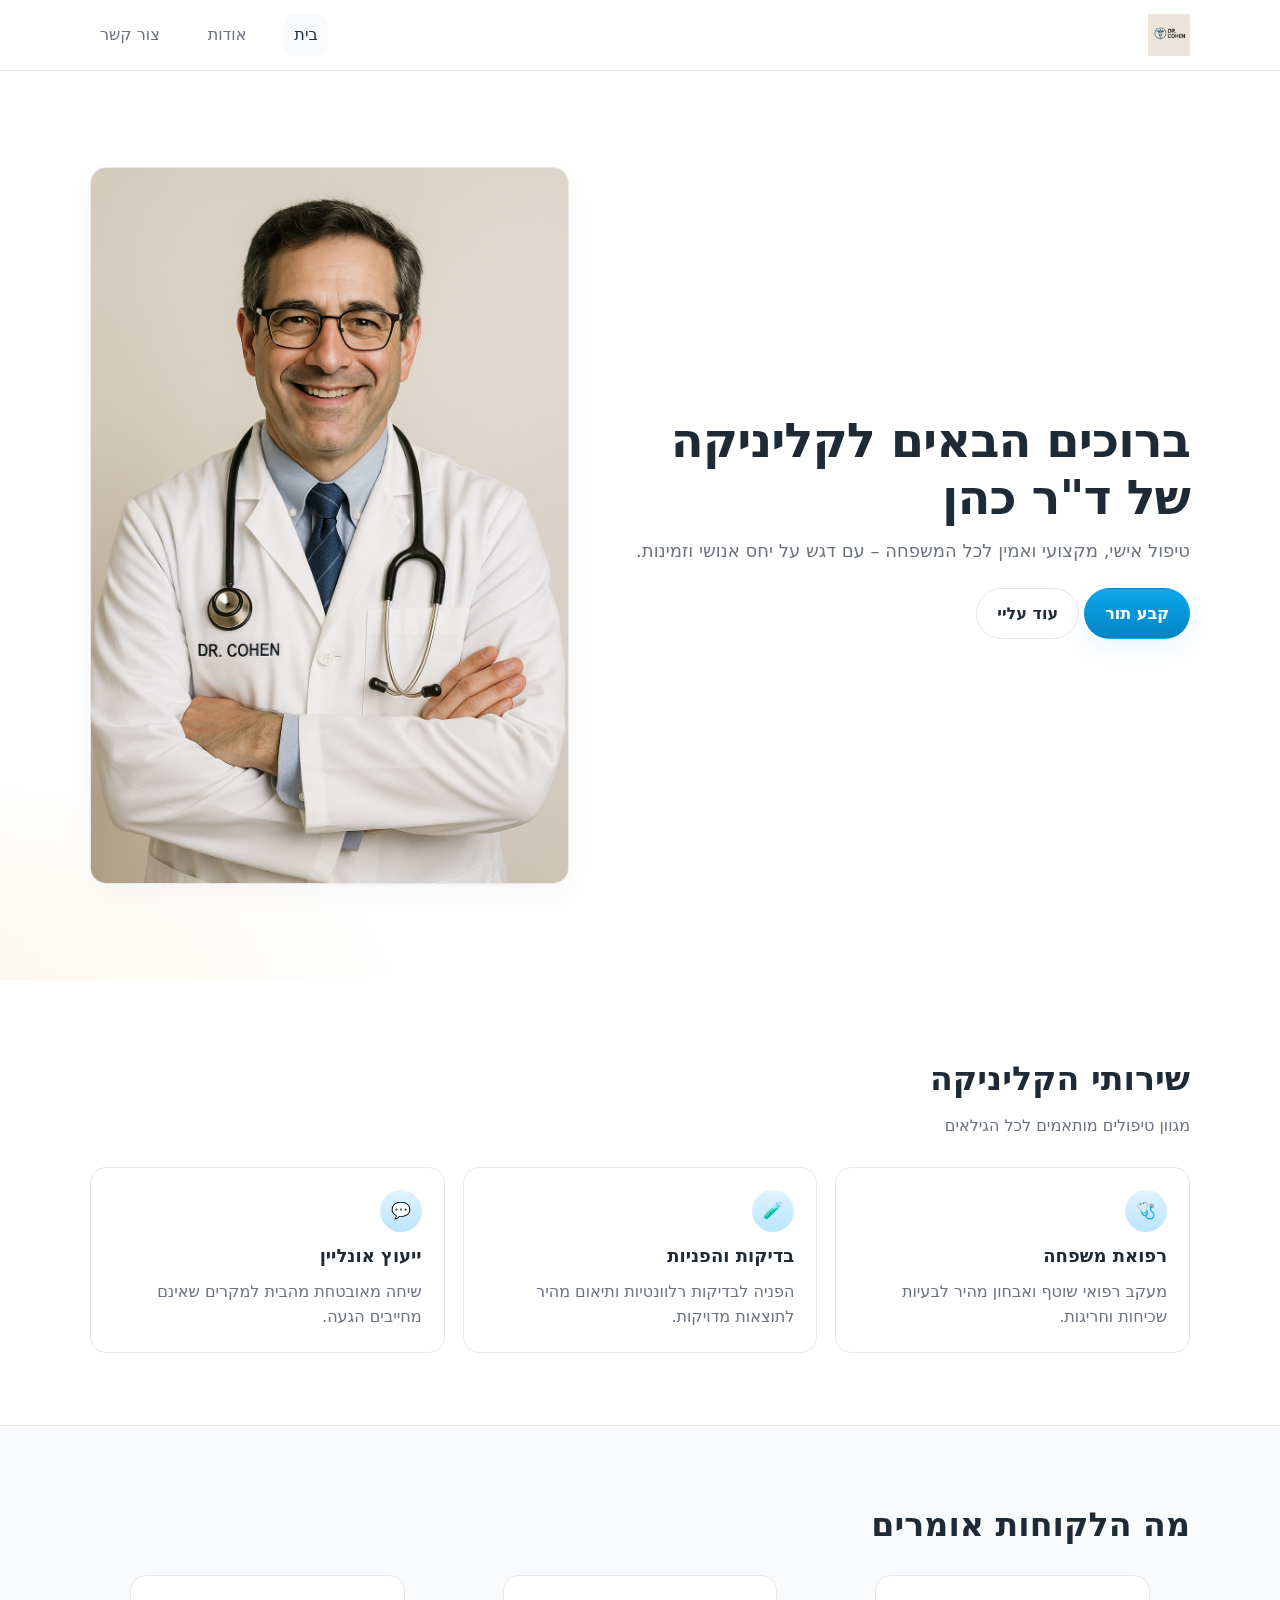
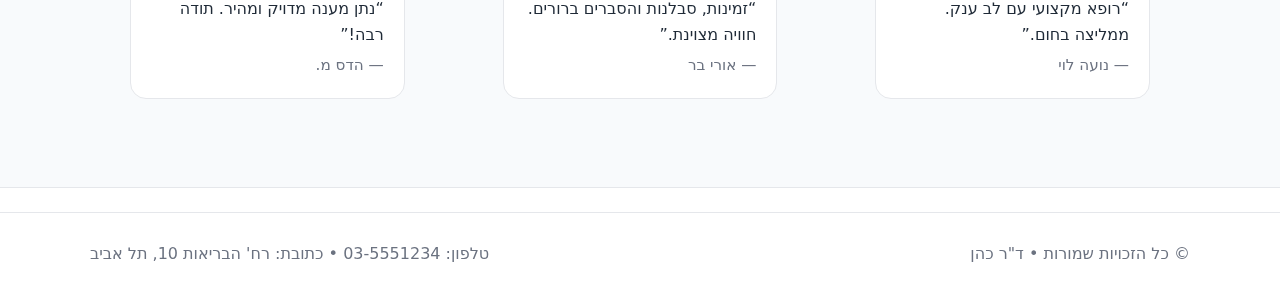
<file: index.html>
<!DOCTYPE html>
<html lang="he" dir="rtl">
<head>
  <meta charset="UTF-8" />
  <meta name="viewport" content="width=device-width, initial-scale=1" />
  <title>ד"ר כהן – רופא משפחה</title>
  <meta name="description" content="קליניקה לרפואת משפחה: טיפול אישי, מקצועי ואמין לכל המשפחה." />
  <link rel="icon" href="assets/images/logo.png" />
  <link rel="stylesheet" href="css/style.css" />
</head>
<body>
  <header>
    <div class="container">
      <nav>
        <a href="index.html" aria-label="בית">
          <img src="assets/images/logo.png" alt="לוגו הקליניקה" class="logo" />
        </a>
        <div class="nav-links">
          <a href="index.html" aria-current="page">בית</a>
          <a href="about.html">אודות</a>
          <a href="contact.html">צור קשר</a>
        </div>
      </nav>
    </div>
  </header>

  <main>
    <section class="hero">
      <div class="container">
        <div>
          <h1 class="hero-title">ברוכים הבאים לקליניקה של ד"ר כהן</h1>
          <p class="hero-sub">טיפול אישי, מקצועי ואמין לכל המשפחה – עם דגש על יחס אנושי וזמינות.</p>
          <a class="btn btn-primary" href="contact.html">קבע תור</a>
          <a class="btn btn-ghost" href="about.html">עוד עליי</a>
        </div>
        <div class="hero-visual">
          <img src="assets/images/doctor.jpg" alt="ד"ר כהן בקליניקה" />
        </div>
      </div>
    </section>

    <section class="section">
      <div class="container">
        <h2 class="section-title">שירותי הקליניקה</h2>
        <p class="section-sub">מגוון טיפולים מותאמים לכל הגילאים</p>

        <div class="cards">
          <article class="card">
            <div class="icon-badge">🩺</div>
            <h3>רפואת משפחה</h3>
            <p>מעקב רפואי שוטף ואבחון מהיר לבעיות שכיחות וחריגות.</p>
          </article>

          <article class="card">
            <div class="icon-badge">🧪</div>
            <h3>בדיקות והפניות</h3>
            <p>הפניה לבדיקות רלוונטיות ותיאום מהיר לתוצאות מדויקות.</p>
          </article>

          <article class="card">
            <div class="icon-badge">💬</div>
            <h3>ייעוץ אונליין</h3>
            <p>שיחה מאובטחת מהבית למקרים שאינם מחייבים הגעה.</p>
          </article>
        </div>
      </div>
    </section>

    <section class="section testimonials">
      <div class="container">
        <h2 class="section-title">מה הלקוחות אומרים</h2>
        <div class="cards">
          <blockquote class="quote">
            <p>“רופא מקצועי עם לב ענק. ממליצה בחום.”</p>
            <div class="name">— נועה לוי</div>
          </blockquote>
          <blockquote class="quote">
            <p>“זמינות, סבלנות והסברים ברורים. חוויה מצוינת.”</p>
            <div class="name">— אורי בר</div>
          </blockquote>
          <blockquote class="quote">
            <p>“נתן מענה מדויק ומהיר. תודה רבה!”</p>
            <div class="name">— הדס מ.</div>
          </blockquote>
        </div>
      </div>
    </section>
  </main>

  <footer>
    <div class="container row">
      <span>© כל הזכויות שמורות • ד"ר כהן</span>
      <span class="muted">טלפון: 03-5551234 • כתובת: רח' הבריאות 10, תל אביב</span>
    </div>
  </footer>

  <script src="js/script.js"></script>
</body>
</html>
</file>
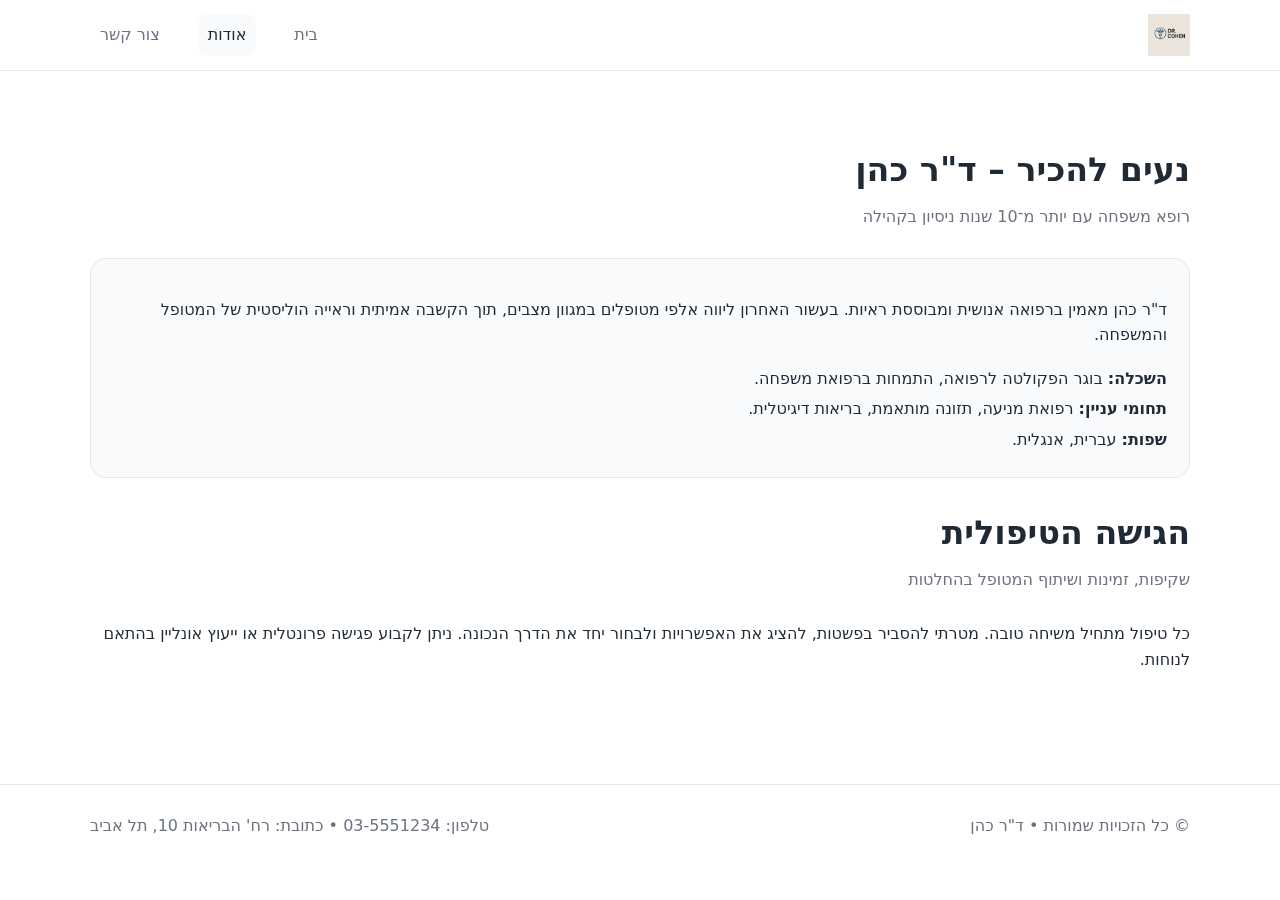
<file: about.html>
<!DOCTYPE html>
<html lang="he" dir="rtl">
<head>
  <meta charset="UTF-8" />
  <meta name="viewport" content="width=device-width, initial-scale=1" />
  <title>אודות • ד"ר כהן – רופא משפחה</title>
  <meta name="description" content="אודות ד״ר כהן: ניסיון, השכלה, גישה טיפולית וערכים." />
  <link rel="icon" href="assets/images/logo.png" />
  <link rel="stylesheet" href="css/style.css" />
</head>
<body>
  <header>
    <div class="container">
      <nav>
        <a href="index.html" aria-label="בית">
          <img src="assets/images/logo.png" alt="לוגו הקליניקה" class="logo" />
        </a>
        <div class="nav-links">
          <a href="index.html">בית</a>
          <a href="about.html" aria-current="page">אודות</a>
          <a href="contact.html">צור קשר</a>
        </div>
      </nav>
    </div>
  </header>

  <main>
    <section class="section">
      <div class="container">
        <h1 class="section-title">נעים להכיר – ד"ר כהן</h1>
        <p class="section-sub">רופא משפחה עם יותר מ־10 שנות ניסיון בקהילה</p>

        <div class="surface" style="padding:22px; margin-top:14px;">
          <p>
            ד"ר כהן מאמין ברפואה אנושית ומבוססת ראיות. בעשור האחרון ליווה אלפי מטופלים
            במגוון מצבים, תוך הקשבה אמיתית וראייה הוליסטית של המטופל והמשפחה.
          </p>
          <ul style="margin-top:12px; line-height:1.9;">
            <li><strong>השכלה:</strong> בוגר הפקולטה לרפואה, התמחות ברפואת משפחה.</li>
            <li><strong>תחומי עניין:</strong> רפואת מניעה, תזונה מותאמת, בריאות דיגיטלית.</li>
            <li><strong>שפות:</strong> עברית, אנגלית.</li>
          </ul>
        </div>

        <div class="spacer-28"></div>

        <h2 class="section-title">הגישה הטיפולית</h2>
        <p class="section-sub">שקיפות, זמינות ושיתוף המטופל בהחלטות</p>
        <p>
          כל טיפול מתחיל משיחה טובה. מטרתי להסביר בפשטות, להציג את האפשרויות ולבחור יחד
          את הדרך הנכונה. ניתן לקבוע פגישה פרונטלית או ייעוץ אונליין בהתאם לנוחות.
        </p>
      </div>
    </section>
  </main>

  <footer>
    <div class="container row">
      <span>© כל הזכויות שמורות • ד"ר כהן</span>
      <span class="muted">טלפון: 03-5551234 • כתובת: רח' הבריאות 10, תל אביב</span>
    </div>
  </footer>

  <script src="js/script.js"></script>
</body>
</html>
</file>
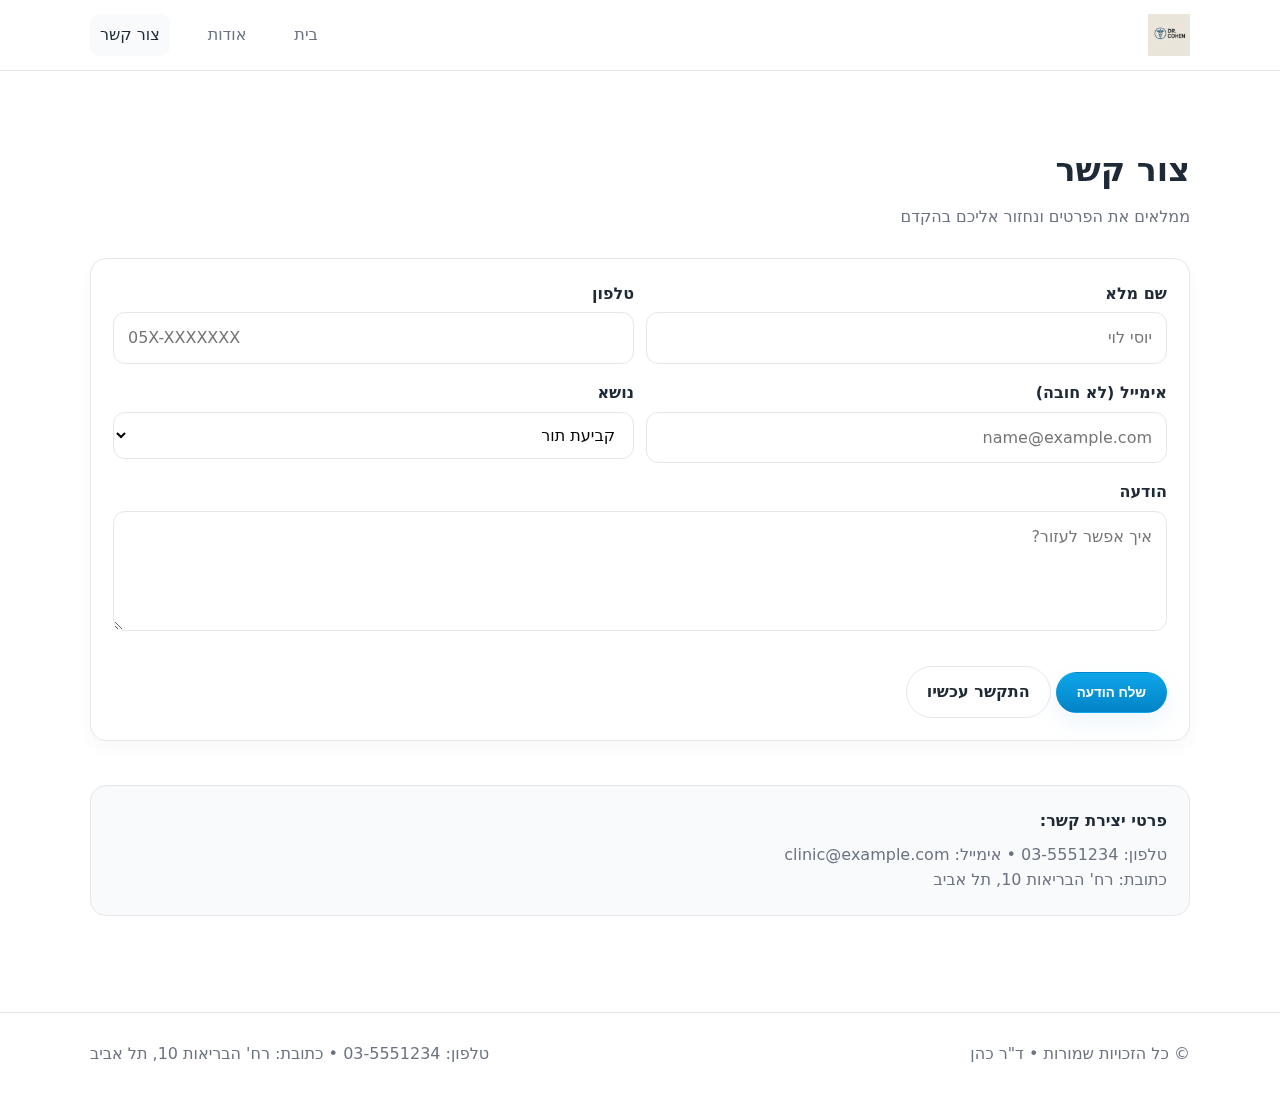
<file: contact.html>
<!DOCTYPE html>
<html lang="he" dir="rtl">
<head>
  <meta charset="UTF-8" />
  <meta name="viewport" content="width=device-width, initial-scale=1" />
  <title>צור קשר • ד"ר כהן – רופא משפחה</title>
  <meta name="description" content="צור קשר לקביעת תור או לכל שאלה. זמינות גבוהה ומענה מהיר." />
  <link rel="icon" href="assets/images/logo.png" />
  <link rel="stylesheet" href="css/style.css" />
</head>
<body>
  <header>
    <div class="container">
      <nav>
        <a href="index.html" aria-label="בית">
          <img src="assets/images/logo.png" alt="לוגו הקליניקה" class="logo" />
        </a>
        <div class="nav-links">
          <a href="index.html">בית</a>
          <a href="about.html">אודות</a>
          <a href="contact.html" aria-current="page">צור קשר</a>
        </div>
      </nav>
    </div>
  </header>

  <main>
    <section class="section">
      <div class="container">
        <h1 class="section-title">צור קשר</h1>
        <p class="section-sub">ממלאים את הפרטים ונחזור אליכם בהקדם</p>

        <form class="form" action="#" method="post" novalidate>
          <div class="input-row">
            <div>
              <label for="name">שם מלא</label>
              <input id="name" name="name" type="text" placeholder="יוסי לוי" required />
            </div>
            <div>
              <label for="phone">טלפון</label>
              <input id="phone" name="phone" type="tel" placeholder="05X-XXXXXXX" required />
            </div>
          </div>

          <div class="spacer-16"></div>

          <div class="input-row">
            <div>
              <label for="email">אימייל (לא חובה)</label>
              <input id="email" name="email" type="email" placeholder="name@example.com" />
            </div>
            <div>
              <label for="topic">נושא</label>
              <select id="topic" name="topic">
                <option>קביעת תור</option>
                <option>שאלה רפואית</option>
                <option>עזרה טכנית</option>
              </select>
            </div>
          </div>

          <div class="spacer-16"></div>

          <div>
            <label for="message">הודעה</label>
            <textarea id="message" name="message" placeholder="איך אפשר לעזור?" required></textarea>
          </div>

          <div class="spacer-28"></div>
          <button class="btn btn-primary" type="submit">שלח הודעה</button>
          <a class="btn btn-ghost" href="tel:035551234">התקשר עכשיו</a>
        </form>

        <div class="spacer-28"></div>

        <div class="surface" style="padding:22px;">
          <strong>פרטי יצירת קשר:</strong>
          <p class="muted" style="margin:8px 0 0;">
            טלפון: <a href="tel:035551234">03-5551234</a> • אימייל: <a href="mailto:clinic@example.com">clinic@example.com</a><br />
            כתובת: רח' הבריאות 10, תל אביב
          </p>
        </div>
      </div>
    </section>
  </main>

  <footer>
    <div class="container row">
      <span>© כל הזכויות שמורות • ד"ר כהן</span>
      <span class="muted">טלפון: 03-5551234 • כתובת: רח' הבריאות 10, תל אביב</span>
    </div>
  </footer>

  <script src="js/script.js"></script>
</body>
</html>
</file>
<file: css/style.css>
/* ---------------------------
   בסיס והגדרות כלליות
---------------------------- */
:root{
  --bg: #ffffff;
  --text: #1f2a37;
  --muted: #6b7280;
  --primary: #0ea5e9;   /* תכלת אלגנטי */
  --primary-600:#0284c7;
  --accent: #f59e0b;    /* זהב עדין */
  --surface:#f8fafc;
  --border:#e5e7eb;
  --radius: 16px;
  --shadow: 0 10px 24px rgba(2, 132, 199, 0.08);
}

*{ box-sizing: border-box; }

html{
  font-size: 16px;
  -webkit-font-smoothing: antialiased;
  -moz-osx-font-smoothing: grayscale;
}

body{
  direction: rtl;
  margin: 0;
  font-family: "Rubik","Heebo","Assistant", system-ui, -apple-system, Segoe UI, Arial, sans-serif;
  color: var(--text);
  background: var(--bg);
  line-height: 1.6;
}

img{ max-width: 100%; display: block; }

a{ color: inherit; text-decoration: none; }
ul{ list-style: none; padding: 0; margin: 0; }

.container{
  width: min(1100px, 92vw);
  margin-inline: auto;
}

/* ---------------------------
   כותרת עליונה וניווט
---------------------------- */
header{
  position: sticky;
  top: 0;
  z-index: 50;
  background: rgba(255,255,255,0.8);
  backdrop-filter: saturate(180%) blur(10px);
  border-bottom: 1px solid var(--border);
}

nav{
  display: flex;
  align-items: center;
  justify-content: space-between;
  gap: 16px;
  padding: 14px 0;
}

.logo{
  width: 42px; height: 42px; object-fit: contain;
}

.nav-links{
  display: flex;
  gap: clamp(14px, 2.5vw, 28px);
  align-items: center;
}

.nav-links a{
  color: var(--muted);
  font-weight: 500;
  padding: 8px 10px;
  border-radius: 10px;
  transition: color .2s, background .2s;
}
.nav-links a:hover,
.nav-links a[aria-current="page"]{
  color: var(--text);
  background: var(--surface);
}

/* ---------------------------
   הירו
---------------------------- */
.hero{
  position: relative;
  isolation: isolate;
  padding: clamp(48px, 8vw, 96px) 0;
  background:
    radial-gradient(1200px 400px at 80% -40%, rgba(14,165,233,0.08), transparent 60%),
    radial-gradient(900px 350px at -10% 100%, rgba(245,158,11,0.08), transparent 60%);
}

.hero .container{
  display: grid;
  grid-template-columns: 1.1fr .9fr;
  align-items: center;
  gap: 36px;
}

.hero-title{
  font-size: clamp(2rem, 4vw, 3rem);
  line-height: 1.2;
  margin: 0 0 10px;
  letter-spacing: -0.02em;
}

.hero-sub{
  color: var(--muted);
  margin: 0 0 22px;
  font-size: clamp(1rem, 1.6vw, 1.125rem);
}

.btn{
  display: inline-flex;
  align-items: center;
  justify-content: center;
  gap: 10px;
  padding: 12px 20px;
  border-radius: 999px;
  font-weight: 600;
  border: 1px solid transparent;
  cursor: pointer;
  transition: transform .06s ease, box-shadow .2s ease, background .2s;
  user-select: none;
}
.btn:active{ transform: translateY(1px); }

.btn-primary{
  background: linear-gradient(180deg, var(--primary), var(--primary-600));
  color: #fff;
  box-shadow: var(--shadow);
}
.btn-primary:hover{ filter: brightness(1.05); }

.btn-ghost{
  background: #fff;
  border-color: var(--border);
  color: var(--text);
}
.btn-ghost:hover{ background: var(--surface); }

/* איור/תמונה צד הירו */
.hero-visual{
  border-radius: var(--radius);
  background: #fff;
  border: 1px solid var(--border);
  box-shadow: 0 10px 30px rgba(0,0,0,.04);
  overflow: hidden;
}

/* ---------------------------
   אזור שירותים/כרטיסים
---------------------------- */
.section{
  padding: clamp(36px, 6vw, 72px) 0;
}

.section-title{
  font-size: clamp(1.5rem, 2.6vw, 2.2rem);
  margin: 0 0 8px;
}
.section-sub{
  color: var(--muted);
  margin: 0 0 28px;
}

.cards{
  display: grid;
  grid-template-columns: repeat(3, 1fr);
  gap: 18px;
}

.card{
  background: #fff;
  border: 1px solid var(--border);
  border-radius: var(--radius);
  padding: 22px;
  transition: transform .1s ease, box-shadow .2s ease, border-color .2s;
}
.card:hover{
  transform: translateY(-3px);
  box-shadow: var(--shadow);
  border-color: rgba(2,132,199,.25);
}
.card h3{ margin: 0 0 8px; font-size: 1.125rem; }
.card p{ margin: 0; color: var(--muted); }

/* אייקון עגול קטן */
.icon-badge{
  width: 42px; height: 42px;
  display: grid; place-items: center;
  border-radius: 50%;
  background: linear-gradient(180deg, #e0f2fe, #bae6fd);
  color: #075985; font-weight: 700;
  margin-bottom: 10px;
}

/* ---------------------------
   אזור עדויות
---------------------------- */
.testimonials{
  background: var(--surface);
  border-block: 1px solid var(--border);
}
.quote{
  background: #fff;
  border: 1px solid var(--border);
  border-radius: var(--radius);
  padding: 20px;
}
.quote p{ margin: 0 0 6px; }
.quote .name{ color: var(--muted); font-size: .95rem; }

/* ---------------------------
   טפסים (contact.html)
---------------------------- */
.form{
  background: #fff;
  border: 1px solid var(--border);
  border-radius: var(--radius);
  padding: 22px;
  box-shadow: 0 8px 20px rgba(0,0,0,.03);
}

.input-row{
  display: grid;
  grid-template-columns: 1fr 1fr;
  gap: 12px;
}

label{
  display: block;
  font-weight: 600;
  margin-bottom: 6px;
}

input, textarea, select{
  width: 100%;
  padding: 12px 14px;
  border: 1px solid var(--border);
  border-radius: 12px;
  font: inherit;
  background: #fff;
  transition: border-color .2s, box-shadow .2s;
}

textarea{ resize: vertical; min-height: 120px; }

input:focus, textarea:focus, select:focus{
  outline: none;
  border-color: rgba(2,132,199,.5);
  box-shadow: 0 0 0 4px rgba(14,165,233,.12);
}

/* ---------------------------
   פוטר
---------------------------- */
footer{
  padding: 28px 0;
  border-top: 1px solid var(--border);
  color: var(--muted);
  background: #fff;
  margin-top: 24px;
}
footer .row{
  display: flex; align-items: center; justify-content: space-between;
  gap: 16px;
}

/* ---------------------------
   Utilities
---------------------------- */
.muted{ color: var(--muted); }
.surface{ background: var(--surface); border: 1px solid var(--border); border-radius: var(--radius); }
.spacer-16{ height:16px; }
.spacer-28{ height:28px; }

/* ---------------------------
   רספונסיביות
---------------------------- */
@media (max-width: 900px){
  .hero .container{ grid-template-columns: 1fr; }
  .cards{ grid-template-columns: 1fr 1fr; }
  .input-row{ grid-template-columns: 1fr; }
}
@media (max-width: 600px){
  nav{ flex-wrap: wrap; }
  .nav-links{ width: 100%; justify-content: center; flex-wrap: wrap; }
  .cards{ grid-template-columns: 1fr; }
  .hero{ padding-top: 40px; padding-bottom: 64px; }
}
</file>
